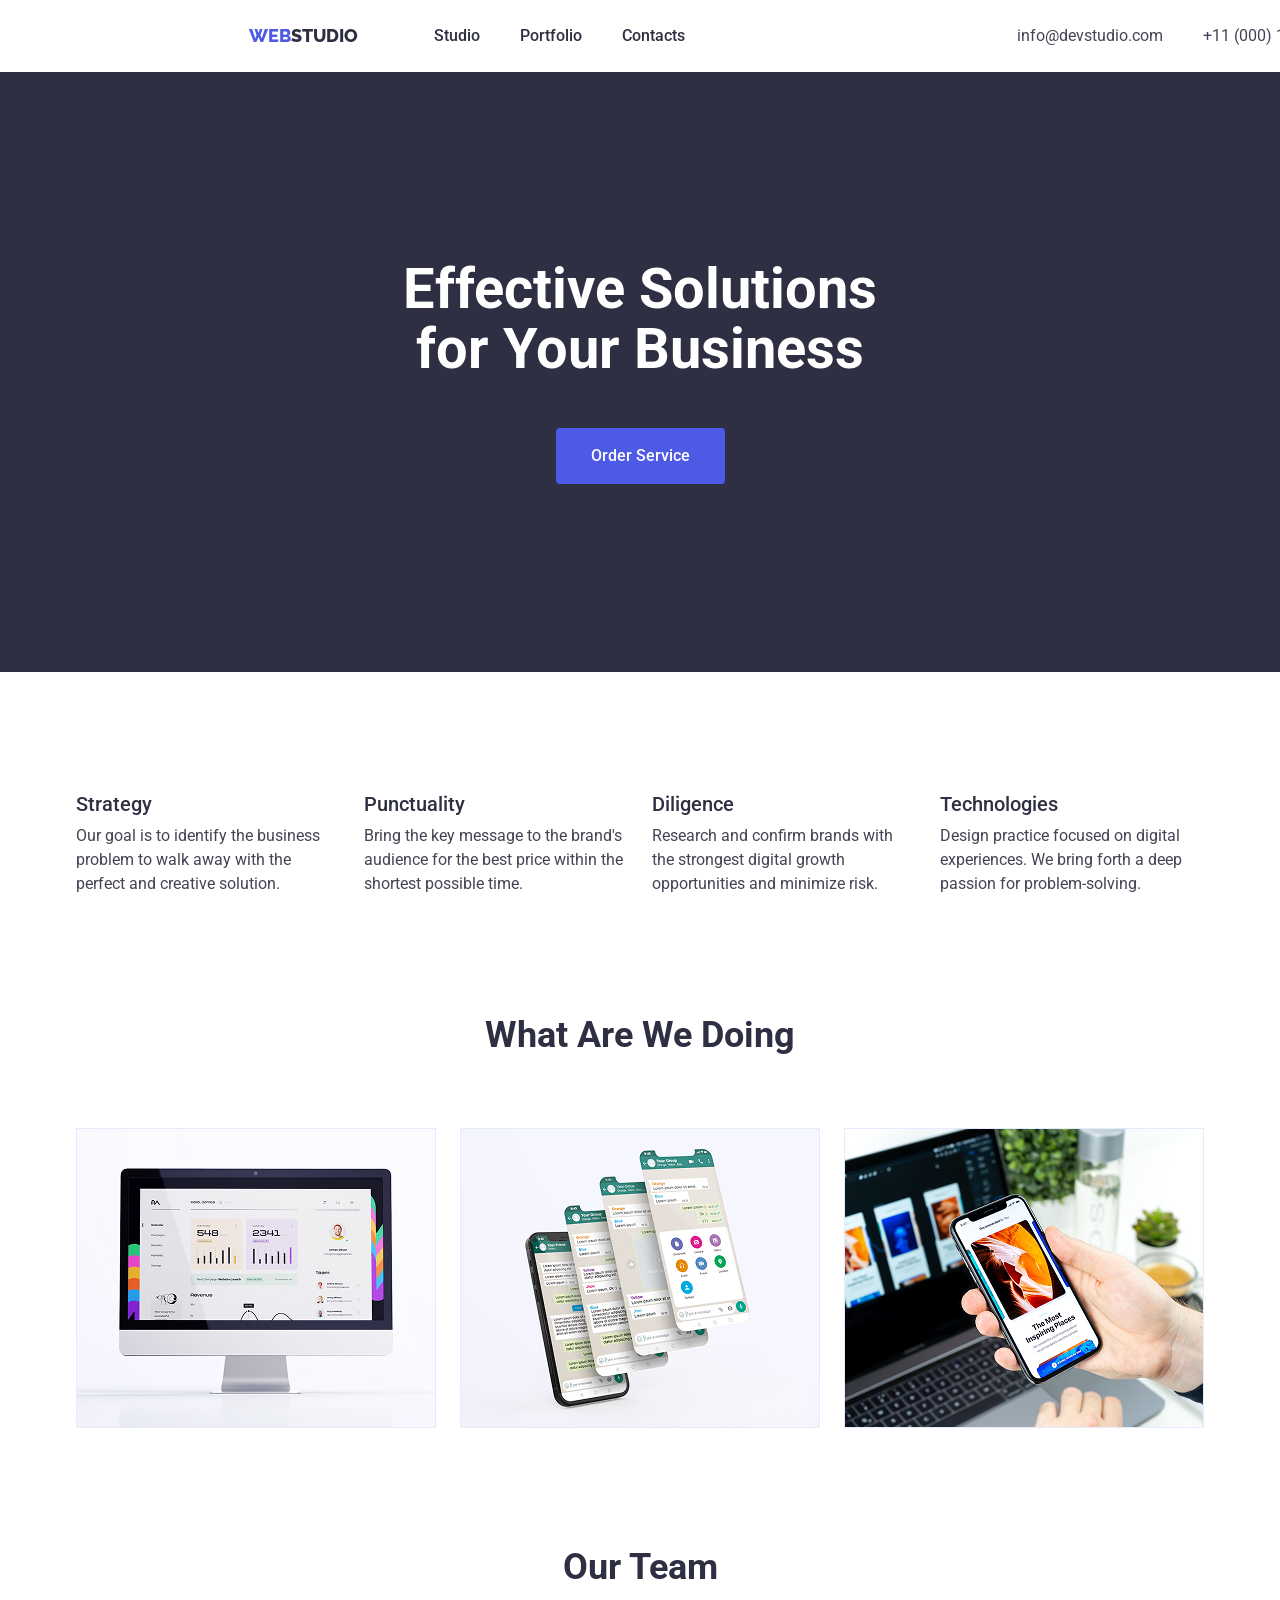
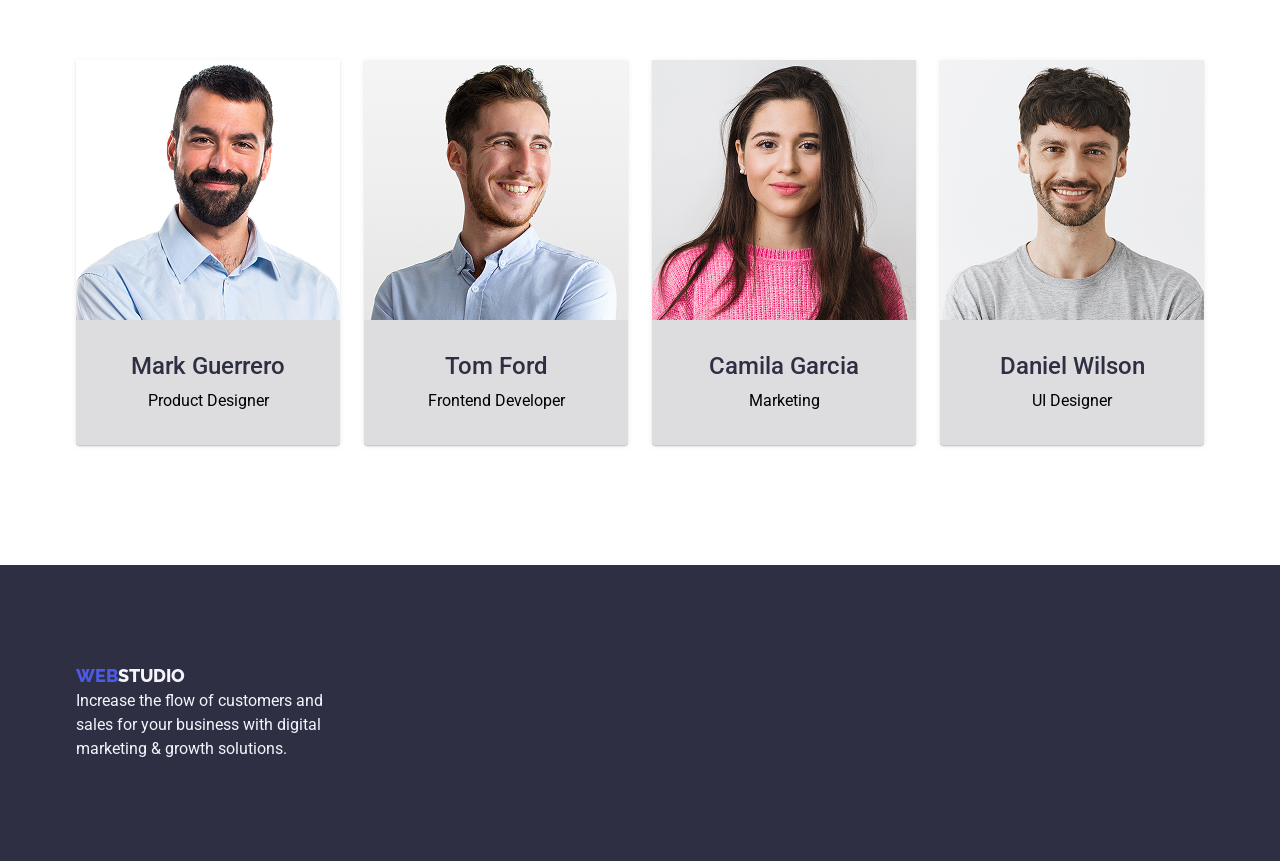
<file: index.html>
<!doctype html>
<html lang="en">
  <head>
    <meta charset="UTF-8" />
    <meta name="viewport" content="width=device-width, initial-scale=1.0" />
    <title>WebStudio</title>
    <link rel="preconnect" href="https://fonts.googleapis.com" />
    <link rel="preconnect" href="https://fonts.gstatic.com" crossorigin />
    <link
      href="https://fonts.googleapis.com/css2?family=Raleway:ital,wght@0,100..900;1,100..900&family=Roboto:ital,wght@0,100..900;1,100..900&display=swap"
      rel="stylesheet"
    />
    <link
      rel="stylesheet"
      href="https://cdnjs.cloudflare.com/ajax/libs/modern-normalize/3.0.1/modern-normalize.min.css"
      integrity="sha512-q6WgHqiHlKyOqslT/lgBgodhd03Wp4BEqKeW6nNtlOY4quzyG3VoQKFrieaCeSnuVseNKRGpGeDU3qPmabCANg=="
      crossorigin="anonymous"
      referrerpolicy="no-referrer"
    />
    <link rel="stylesheet" href="/css/styles.css" />
  </head>
  <body>
    <!-- header -->
    <header>
      <div class="header-container container section">
        <nav class="header-nav">
          <a href="./index/html" class="logo"
            >Web<span class="span-logo">Studio</span></a
          >
          <ul class="nav-list">
            <li>
              <a href="/index.html" class="nav-link">Studio</a>
            </li>
            <li>
              <a href="/portfolio.html" class="nav-link">Portfolio</a>
            </li>
            <li>
              <a href="#" class="nav-link">Contacts</a>
            </li>
          </ul>
        </nav>
        <address>
          <ul class="ul-address">
            <li>
              <a href="mailto:info@devstudio.com" class="address"
                >info@devstudio.com</a
              >
            </li>
            <li>
              <a href="tel:+11(000)111-11-11" class="address"
                >+11 (000) 111-11-11</a
              >
            </li>
          </ul>
        </address>
      </div>
    </header>
    <main>
      <!-- Effective Solutions for Your Business -->
      <section class="hero">
        <div class="hero-container container">
          <h1 class="hero-title">Effective Solutions for Your Business</h1>
          <button type="button" class="hero-button">Order Service</button>
        </div>
      </section>
      <!-- Options -->
      <section class="options-section">
        <div class="options-container container">
          <h2 class="visually-hidden">Options</h2>
          <ul class="ul-options">
            <li class="options-item">
              <h3 class="options-list">Strategy</h3>
              <p class="options-text">
                Our goal is to identify the business problem to walk away with
                the perfect and creative solution.
              </p>
            </li>
            <li class="options-item">
              <h3 class="options-list">Punctuality</h3>
              <p class="options-text">
                Bring the key message to the brand's audience for the best price
                within the shortest possible time.
              </p>
            </li>
            <li class="options-item">
              <h3 class="options-list">Diligence</h3>
              <p class="options-text">
                Research and confirm brands with the strongest digital growth
                opportunities and minimize risk.
              </p>
            </li>
            <li class="options-item">
              <h3 class="options-list">Technologies</h3>
              <p class="options-text">
                Design practice focused on digital experiences. We bring forth a
                deep passion for problem-solving.
              </p>
            </li>
          </ul>
        </div>
      </section>
      <!-- What are we doing -->
      <section class="section3">
        <div class="container">
          <h2 class="h2-section-3">What Are We Doing</h2>
          <ul class="section-3-list">
            <li>
              <img src="/images/Computer.png" alt="Computer" />
            </li>
            <li>
              <img src="/images/Phone.png" alt="Phone" />
            </li>
            <li>
              <img src="/images/laptop-phone.png" alt="laptop phone" />
            </li>
          </ul>
        </div>
      </section>
      <!-- Our Team -->
      <section class="our-team-section">
        <div class="container">
          <h2 class="our-team">Our Team</h2>
          <ul class="ul-our-team">
            <li class="team-item">
              <img
                src="/images/Mark_Guerrero.png"
                alt="Mark Guerrero"
                width="264"
                height="260"
              />
              <div class="team-container">
                <h2 class="team-list">Mark Guerrero</h2>
                <p class="paragraph">Product Designer</p>
              </div>
            </li>
            <li class="team-item">
              <img
                src="/images/Tom_Ford.png"
                alt="Tom Ford"
                width="264"
                height="260"
              />
              <div class="team-container">
                <h2 class="team-list">Tom Ford</h2>
                <p class="paragraph">Frontend Developer</p>
              </div>
            </li>
            <li class="team-item">
              <img
                src="/images/Camila_Garcia.png"
                alt="Camila Garcia"
                width="264"
                height="260"
              />
              <div class="team-container">
                <h2 class="team-list">Camila Garcia</h2>
                <p class="paragraph">Marketing</p>
              </div>
            </li>
            <li class="team-item">
              <img
                src="/images/Daniel_Wilson.png"
                alt="Daniel Wilson"
                width="264"
                height="260"
              />
              <div class="team-container">
                <h2 class="team-list">Daniel Wilson</h2>
                <p class="paragraph">UI Designer</p>
              </div>
            </li>
          </ul>
        </div>
      </section>
      <!-- <section>
        <h2 class="Our-Portfolio">Our Portfolio</h2>
        <ul>
          <li>
            <img
              src="/images/Our-Portfolio/Banking-App.png"
              alt="Banking App"
            />
            <h3 class="portfolio-list">Banking App</h3>
            <p class="portfolio-text">App</p>
          </li>
          <li>
            <img
              src="/images/Our-Portfolio/Cashless-Payment.png"
              alt="Cashless Payment"
            />
            <h3 class="portfolio-list">Cashless Payment</h3>
            <p class="portfolio-text">Marketing</p>
          </li>
          <li>
            <img
              src="/images/Our-Portfolio/Meditation-App.png"
              alt="Meditation App"
            />
            <h3 class="portfolio-list">Meditation App</h3>
            <p class="portfolio-text">App</p>
          </li>
          <li>
            <img
              src="/images/Our-Portfolio/Taxi-Service.png"
              alt="Taxi Service"
            />
            <h3 class="portfolio-list">Taxi Service</h3>
            <p class="portfolio-text">Marketing</p>
          </li>
          <li>
            <img
              src="/images/Our-Portfolio/Screen-Illustrations.png"
              alt="Screen-Illustrations"
            />
            <h3 class="portfolio-list">Screen Illustrations</h3>
            <p class="portfolio-text">Design</p>
          </li>
          <li>
            <img
              src="/images/Our-Portfolio/Online-Courses.png"
              alt="OnlineCourses"
            />
            <h3 class="portfolio-list">Online Courses</h3>
            <p class="portfolio-text">Marketing</p>
          </li>
        </ul>
      </section> -->
    </main>
    <!-- footer -->
    <section class="footer-section">
      <footer class="container">
        <div class="footer-container">
          <a href="./index.html" class="footer-logo"
            >Web<span class="span-logo-footer">Studio</span></a
          >
          <p class="footer-paragraph">
            Increase the flow of customers and sales for your business with
            digital marketing & growth solutions.
          </p>
        </div>
      </footer>
    </section>
  </body>
</html>
</file>
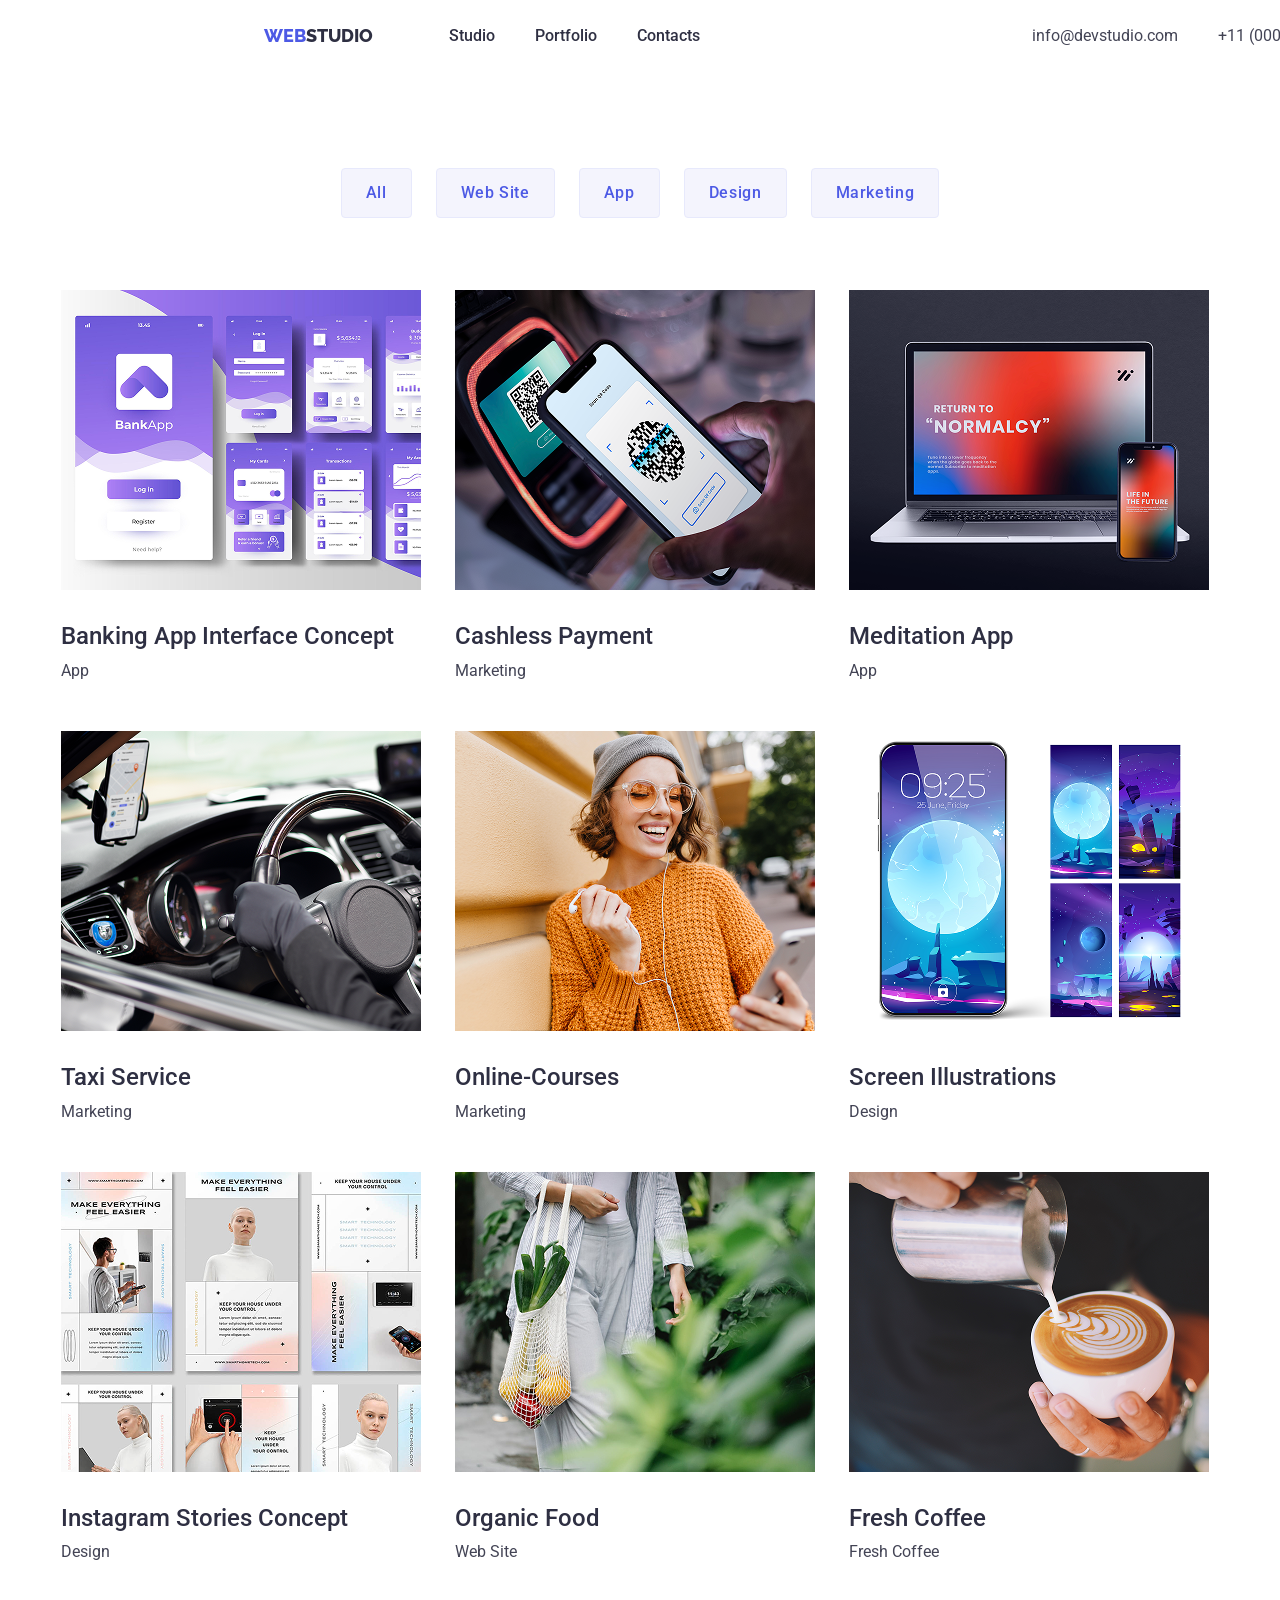
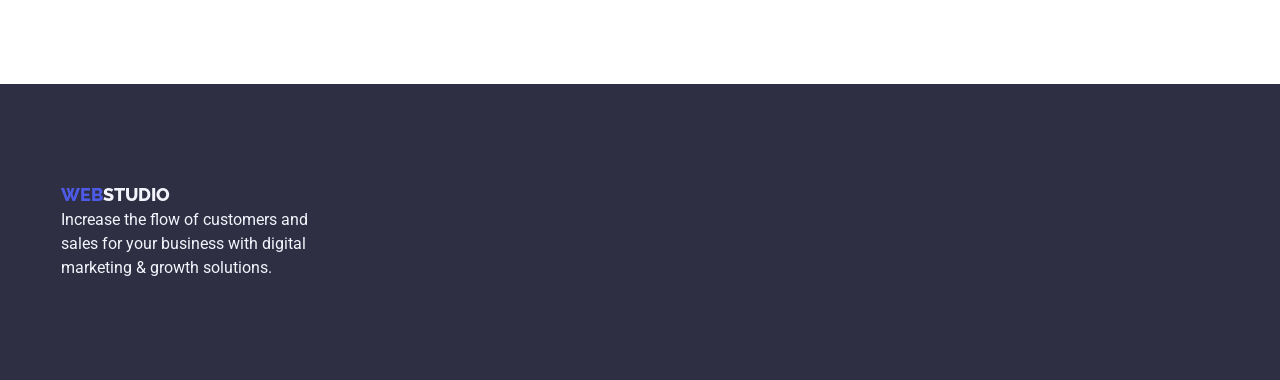
<file: portfolio.html>
<!doctype html>
<html lang="en">
  <head>
    <meta charset="UTF-8" />
    <meta name="viewport" content="width=device-width, initial-scale=1.0" />
    <title>Portfolio</title>
    <link rel="preconnect" href="https://fonts.googleapis.com" />
    <link rel="preconnect" href="https://fonts.gstatic.com" crossorigin />
    <link
      href="https://fonts.googleapis.com/css2?family=Raleway:ital,wght@0,100..900;1,100..900&family=Roboto:ital,wght@0,100..900;1,100..900&display=swap"
      rel="stylesheet"
    />
    <link rel="stylesheet" href="/css/styles.css" />
  </head>
  <body>
    <!-- Header -->
    <header>
      <div class="header-container container">
        <nav class="header-nav">
          <a href="./index/html" class="logo"
            >Web<span class="span-logo">Studio</span></a
          >
          <ul class="nav-list">
            <li>
              <a href="/index.html" class="nav-link">Studio</a>
            </li>
            <li>
              <a href="/portfolio.html" class="nav-link">Portfolio</a>
            </li>
            <li>
              <a href="#" class="nav-link">Contacts</a>
            </li>
          </ul>
        </nav>

        <!-- Address -->
        <address>
          <ul class="ul-address">
            <li>
              <a href="mailto:info@devstudio.com" class="address"
                >info@devstudio.com</a
              >
            </li>
            <li>
              <a href="tel:+11(000)111-11-11" class="address"
                >+11 (000) 111-11-11</a
              >
            </li>
          </ul>
        </address>
      </div>
    </header>
    <main>
      <div class="container">
        <ul class="button-portfolio">
          <li>
            <button class="button-portfolio-list" type="button">All</button>
          </li>
          <li>
            <button class="button-portfolio-list" type="button">
              Web Site
            </button>
          </li>
          <li>
            <button class="button-portfolio-list" type="button">App</button>
          </li>
          <li>
            <button class="button-portfolio-list" type="button">Design</button>
          </li>
          <li>
            <button class="button-portfolio-list" type="button">
              Marketing
            </button>
          </li>
        </ul>
      </div>

      <section class="portfolio-section">
        <div class="container">
          <ul class="card-set">
            <li class="li-item">
              <img
                src="/images/Our-Portfolio/Banking-App.png"
                alt="Banking App Interface Concept"
              />
              <h2 class="portfolio-list">Banking App Interface Concept</h2>
              <p class="portfolio-text">App</p>
            </li>
            <li class="li-item">
              <img
                src="/images/Our-Portfolio/Cashless-Payment.png"
                alt="Cashless Payment"
              />
              <h2 class="portfolio-list">Cashless Payment</h2>
              <p class="portfolio-text">Marketing</p>
            </li>
            <li class="li-item">
              <img
                src="/images/Our-Portfolio/Meditation-App.png"
                alt="Meditation App"
              />

              <h2 class="portfolio-list">Meditation App</h2>
              <p class="portfolio-text">App</p>
            </li>
            <li class="li-item">
              <img
                src="/images/Our-Portfolio/Taxi-Service.png"
                alt="Taxi Service"
              />

              <h2 class="portfolio-list">Taxi Service</h2>
              <p class="portfolio-text">Marketing</p>
            </li>
            <li class="li-item">
              <img
                src="/images/Our-Portfolio/Online-Courses.png"
                alt="Online Courses"
              />

              <h2 class="portfolio-list">Online-Courses</h2>
              <p class="portfolio-text">Marketing</p>
            </li>
            <li class="li-item">
              <img
                src="/images/Our-Portfolio/Screen-Illustrations.png"
                alt="Screen Illustrations"
              />

              <h2 class="portfolio-list">Screen Illustrations</h2>
              <p class="portfolio-text">Design</p>
            </li>
            <li class="li-item">
              <img
                class="card-set"
                src="/images/Our-Portfolio/Instagram-Stories-Concept.png"
                alt="Instagram Stories Concept"
              />

              <h2 class="portfolio-list">Instagram Stories Concept</h2>
              <p class="portfolio-text">Design</p>
            </li>
            <li class="li-item">
              <img
                src="/images/Our-Portfolio/Organic-Food.png"
                alt="Organic Food"
              />

              <h2 class="portfolio-list">Organic Food</h2>
              <p class="portfolio-text">Web Site</p>
            </li>
            <li class="li-item">
              <img
                src="/images/Our-Portfolio/Fresh-Coffee.png"
                alt="Fresh Coffee"
              />

              <h2 class="portfolio-list">Fresh Coffee</h2>
              <p class="portfolio-text">Fresh Coffee</p>
            </li>
          </ul>
        </div>
      </section>
    </main>
    <section class="footer-section">
      <footer class="container">
        <div class="footer-container">
          <a href="./index.html" class="footer-logo"
            >Web<span class="span-logo-footer">Studio</span></a
          >
          <p class="footer-paragraph">
            Increase the flow of customers and sales for your business with
            digital marketing & growth solutions.
          </p>
        </div>
      </footer>
    </section>
  </body>
</html>
</file>
<file: css/styles.css>
body {
  font-family: 'Roboto', 'Raleway', sans-serif;
  letter-spacing: 2%;
  font-size: 16px;
  font-weight: 400;
  line-height: 1.5;
  background-color: #ffffff;
  margin: 0;
}

a {
  text-decoration: none;
}
h1,
h2,
h3,
h4,
h5,
h6,
p {
  margin: 0;
}

ul {
  margin: 0;
  padding: 0;
  list-style-type: none;
}

.container {
  width: 1158px;
  margin: 0 auto;
  padding: 0 15px;
}
img {
  display: block;
  max-width: 100%;
  height: auto;
}

button {
  border: none;
  cursor: pointer;
}
/* Nav Section */
.header-container {
  display: flex;
  justify-content: center;
  width: 1440px;
  padding-top: 24px;
}
.logo {
  font-family: 'Raleway', sans-serif;
  color: #4d5ae5;
  font-weight: 800;
  font-size: 18px;
  line-height: 1.16;
  letter-spacing: 3%;
  text-transform: uppercase;
  margin-right: 76px;
  margin-left: 156px;
}
.span-logo {
  color: #2e2f42;
  font-weight: 800;
}
.header-nav {
  display: flex;
  align-items: center;
  padding-bottom: 24px;
}
.nav-list {
  display: flex;
  gap: 40px;
}
.nav-link {
  font-weight: 500;
  color: #2e2f42;
  text-transform: none;
}
.nav-link:hover,
.nav-link:focus {
  color: #4d5ae5;
}
.ul-address {
  display: flex;
  gap: 40px;
  margin-left: 332px;
}
.address {
  color: #434455;
  font-style: normal;
}
.address:hover {
  color: #4d5ae5;
}
/* Hero Section*/
.hero {
  background-color: #2e2f42;
  margin-bottom: 120px;
}
.hero-title {
  color: #ffffff;
  font-weight: 700;
  font-size: 56px;
  line-height: 1.07;
  max-width: 496px;
  margin: 0 auto;
  text-align: center;
  margin-bottom: 48px;
  /* padding-top: 188px; */
}
.hero-container {
  padding: 188px 0;
}

.hero-button {
  display: block;
  text-align: center;
  background-color: #4d5ae5;
  letter-spacing: 4%;
  color: #ffffff;
  font-weight: 500;
  margin-left: auto;
  margin-right: auto;
  min-width: 169px;
  height: 56px;
  border: none;
  border-radius: 4px;
}

.hero-button:hover,
.hero-button:focus {
  background-color: #404bbf;
}

.visually-hidden {
  position: absolute;
  width: 1px;
  height: 1px;
  padding: 0;
  margin: -1px;
  overflow: hidden;
  clip: rect(0, 0, 0, 0); /* Legacy support */
  clip-path: inset(50%); /* Modern approach */
  white-space: nowrap;
  border: 0;
}
.ul-options {
  display: flex;
  gap: 24px;
  padding-bottom: 120px;
}
.options-container {
  /* width: 1128px; */
}
.options-list {
  font-weight: 500;
  font-size: 20px;
  line-height: 1.2;
  color: #2e2f42;
  padding-bottom: 8px;
}
.options-text {
  color: #434455;
}
.options-item {
  width: calc((100% - 24px * 3) / 4);
}
/* Section-3 */
.h2-section-3 {
  font-weight: 700;
  font-size: 36px;
  line-height: 1.11;
  text-align: center;
  color: #2e2f42;
  padding-bottom: 72px;
}
.section3 {
  padding-bottom: 120px;
}
.section-3-list {
  display: flex;
  gap: 24px;
}
/* Our Team*/
.our-team-section {
  padding-bottom: 120px;
}
.ul-our-team {
  display: flex;
  gap: 24px;
  flex-wrap: wrap;
}
.our-team {
  font-weight: 700;
  font-size: 36px;
  line-height: 1.11;
  text-align: center;
  color: #2e2f42;
  padding-bottom: 72px;
}
.team-container {
  padding: 32px 0;
}
.team-item {
  border-radius: 0px 0px 4px 4px;
  background: #2e2f4229;
  box-shadow:
    0px 2px 1px 0px rgba(46, 47, 66, 0.08),
    0px 1px 1px 0px rgba(46, 47, 66, 0.16),
    0px 1px 6px 0px rgba(46, 47, 66, 0.08);
  width: calc((100% - 72px) / 4);
}
.team-list {
  font-weight: 500;
  font-style: 20px;
  line-height: 1.2;
  color: #2e2f42;
  text-align: center;
  padding-bottom: 8px;
}
.paragraph {
  text-align: center;
}
.Our-Portfolio {
  font-weight: 700;
  font-size: 36px;
  line-height: 1.11;
  text-align: center;
  color: #2e2f42;
}
.portfolio-list {
  font-weight: 500;
  font-style: 20px;
  line-height: 1.2;
  color: #2e2f42;
  padding-bottom: 8px;
  padding-top: 32px;
}
.portfolio-text {
  color: #434455;
}
/* Portfolio */
.button-portfolio {
  display: flex;
  gap: 24px;
  justify-content: center;
  padding-top: 96px;
  padding-bottom: 72px;
}
.button-portfolio-list {
  color: #4d5ae5;
  font-family: 'Roboto', sans-serif;
  font-size: 16px;
  font-weight: 500;
  line-height: 1.5;
  letter-spacing: 0.04em;
  background: #f4f4fd;
  padding: 12px 24px;
  border: 1px solid #e7e9fc;
  border-radius: 4px;
}
.button-portfolio-list:hover,
.button-portfolio-list:focus {
  background-color: #404bbf;
  color: #ffffff;
  border: 1px solid transparent;
}
/* Our Team*/
.footer-section {
  background-color: #2e2f42;
  padding: 100px 0;
  /* width: 1440px; */
}

.footer-paragraph {
  color: #f4f4fd;
  max-width: 264px;
}
.footer-logo {
  font-family: 'Raleway', sans-serif;
  color: #4d5ae5;
  font-weight: 800;
  font-size: 18px;
  line-height: 1.16;
  letter-spacing: 3%;
  text-transform: uppercase;
  margin-right: 76px;
}
.span-logo-footer {
  color: #f4f4fd;
}

.card-set {
  display: flex;
  flex-wrap: wrap;
  row-gap: 48px;
  column-gap: 24px;
}
.li-item {
  width: calc((100% - 24px * 2) / 3);
}
.portfolio-section {
  padding-bottom: 120px;
}
</file>
